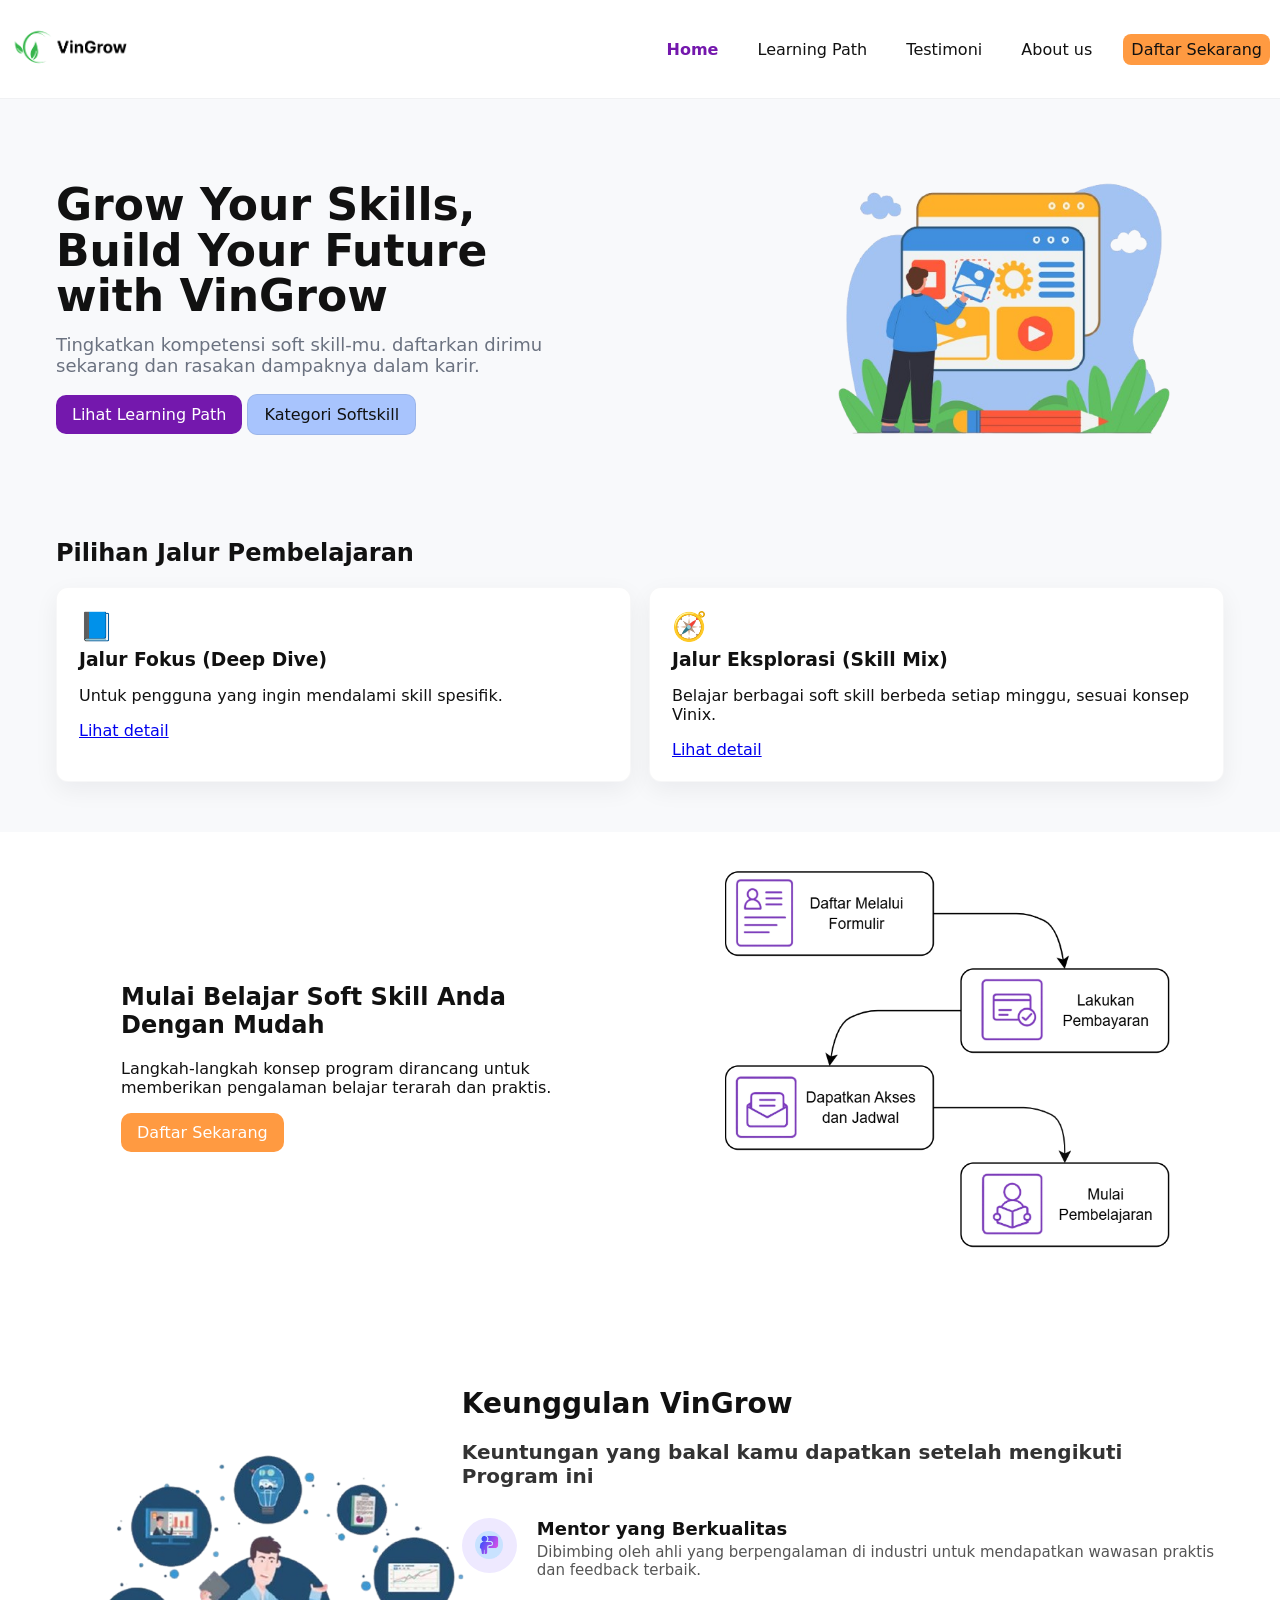
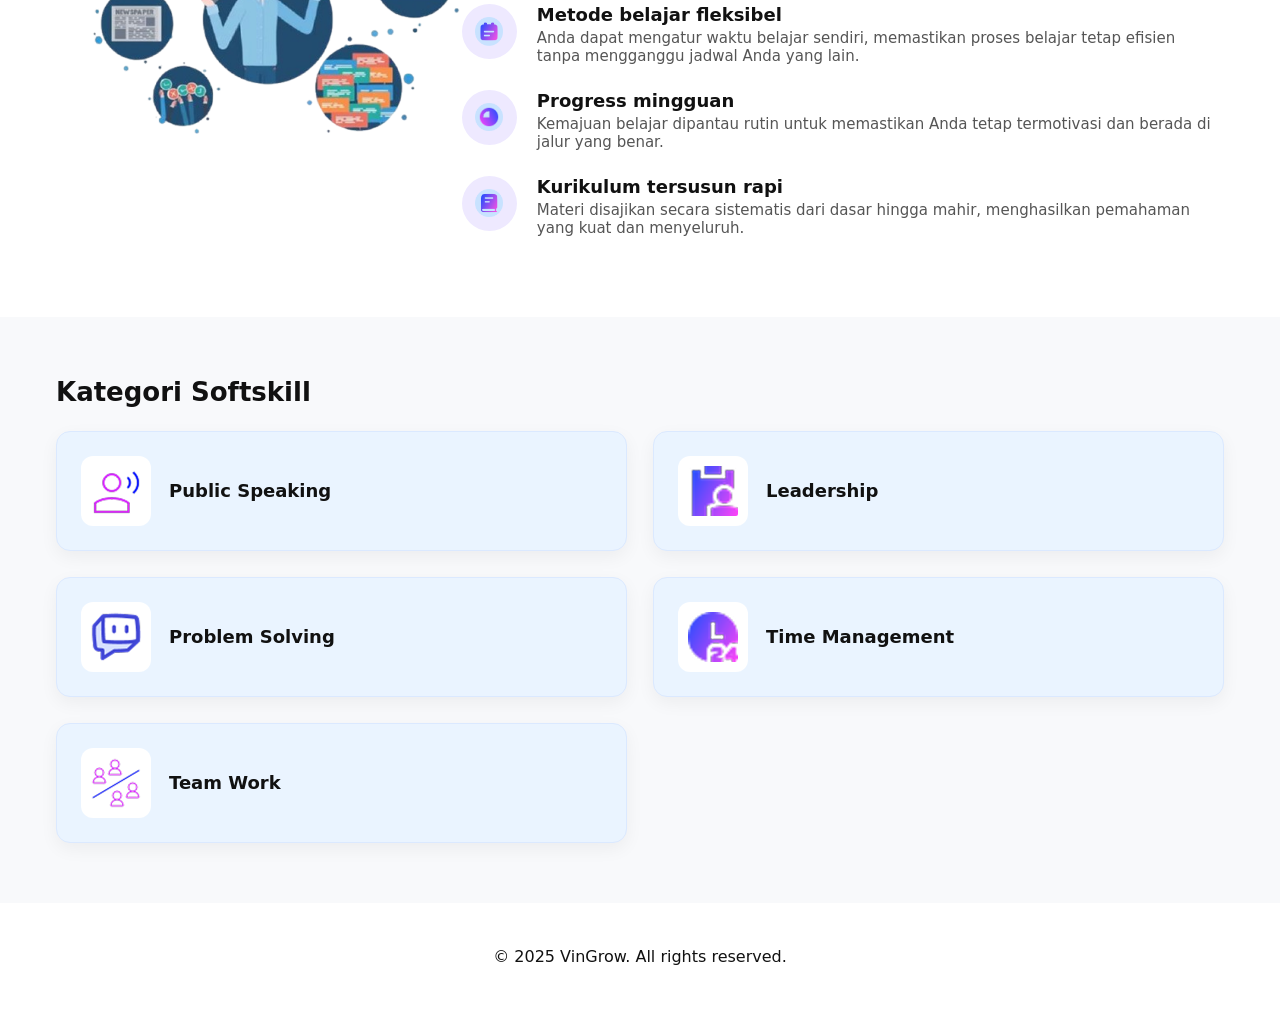
<file: index.html>
<!doctype html>
<html lang="id">
<head>
  <meta charset="utf-8">
  <meta name="viewport" content="width=device-width, initial-scale=1">
  <title>VinGrow — Home</title>
  <link rel="stylesheet" href="style.css">
</head>
<body>
  <header class="site-header">
    <div class="container header-inner">
      <a href="index.html" class="logo">
        <img src="logo.png" alt="VinGrow logo" height="46">
      </a>
     <div class="nav-wrapper">
       <nav class="nav">
         <a href="index.html">Home</a>
         <a href="learning-path.html">Learning Path</a>
         <a href="testimoni.html">Testimoni</a>
          <a href="about.html">About us</a>
         <a class="cta" style="background:#FF9A41;" href="https://docs.google.com/forms/d/e/1FAIpQLSclpFNgwnnJCj3dDWTixzDZH8haR_TP9K-ED1qh-ZhRj8-ojQ/viewform?usp=dialog">Daftar Sekarang</a>
       </nav>
     </div>

    </div>
    <button class="hamburger" onclick="toggleMenu()">☰</button>

  </header>

  <main>
    <section class="hero container">
      <div class="hero-left">
        <h1>Grow Your Skills,<br>Build Your Future<br>with VinGrow</h1>
        <p class="lead">Tingkatkan kompetensi soft skill-mu. daftarkan dirimu sekarang dan rasakan dampaknya dalam karir.</p>
        <div class="hero-ctas">
          <a href="learning-path.html" class="btn btn-primary">Lihat Learning Path</a>
          <a href="#Kategori" class="btn btn-outline">Kategori Softskill</a>
        </div>
      </div>
      <div class="hero-right">
        <img src="Hero.png" alt="Ilustrasi VinGrow" class="hero-image">
      </div>
    </section>

    <section class="container choices">
      <h2>Pilihan Jalur Pembelajaran</h2>
      <div class="cards">
        <article class="card">
          <div class="card-icon">📘</div>
          <h3>Jalur Fokus (Deep Dive)</h3>
          <p>Untuk pengguna yang ingin mendalami skill spesifik.</p>
          <a href="learning-path.html">Lihat detail</a>
        </article>

        <article class="card">
          <div class="card-icon">🧭</div>
          <h3>Jalur Eksplorasi (Skill Mix)</h3>
          <p>Belajar berbagai soft skill berbeda setiap minggu, sesuai konsep Vinix.</p>
          <a href="learning-path.html">Lihat detail</a>
        </article>
      </div>
    </section>

    <section id="daftar" class="signup" style="background:#ffffff;" >
      <div class="container signup-left">
        <h2>Mulai Belajar Soft Skill Anda Dengan Mudah</h2>
        <p>Langkah-langkah konsep program dirancang untuk memberikan pengalaman belajar terarah dan praktis.</p>
        <a class="btn btn-primary" style="background:#FF9A41;" href="https://docs.google.com/forms/d/e/1FAIpQLSclpFNgwnnJCj3dDWTixzDZH8haR_TP9K-ED1qh-ZhRj8-ojQ/viewform?usp=dialog">Daftar Sekarang </a>
      </div>
      <div class="signup-right flowchart">
        <img src="Flow.png" alt="Flowchart" />
      </div>
    </section>

<section class="keunggulan-section">
  <div class="keunggulan-container">

    <!-- ILUSTRASI (kiri) -->
    <div class="keunggulan-image">
      <img src="keunggulan.png" alt="Keunggulan VinGrow">
    </div>

    <!-- TEKS + LIST (kanan) -->
    <div class="keunggulan-content">
      <h2>Keunggulan VinGrow</h2>

      <h3 class="keunggulan-subtitle">
        Keuntungan yang bakal kamu dapatkan setelah mengikuti Program ini
      </h3>

      <div class="keunggulan-list">

        <!-- ITEM 1 -->
        <div class="keunggulan-item">
          <div class="icon-circle">
            <img src="icon-mentor.png" alt="Mentor">
          </div>
          <div>
            <h4>Mentor yang Berkualitas</h4>
            <p>Dibimbing oleh ahli yang berpengalaman di industri untuk mendapatkan wawasan praktis dan feedback terbaik.</p>
          </div>
        </div>

        <!-- ITEM 2 -->
        <div class="keunggulan-item">
          <div class="icon-circle">
            <img src="icon-fleksibel.png" alt="Fleksibel">
          </div>
          <div>
            <h4>Metode belajar fleksibel</h4>
            <p>Anda dapat mengatur waktu belajar sendiri, memastikan proses belajar tetap efisien tanpa mengganggu jadwal Anda yang lain.</p>
          </div>
        </div>

        <!-- ITEM 3 -->
        <div class="keunggulan-item">
          <div class="icon-circle">
            <img src="icon-progress.png" alt="Progress">
          </div>
          <div>
            <h4>Progress mingguan</h4>
            <p>Kemajuan belajar dipantau rutin untuk memastikan Anda tetap termotivasi dan berada di jalur yang benar.</p>
          </div>
        </div>

        <!-- ITEM 4 -->
        <div class="keunggulan-item">
          <div class="icon-circle">
            <img src="icon-kurikulum.png" alt="Kurikulum">
          </div>
          <div>
            <h4>Kurikulum tersusun rapi</h4>
            <p>Materi disajikan secara sistematis dari dasar hingga mahir, menghasilkan pemahaman yang kuat dan menyeluruh.</p>
          </div>
        </div>

      </div>
    </div>

  </div>
</section>


<section id= "Kategori" class="kategori-section container">
  <h2>Kategori Softskill</h2>

  <div class="kategori-grid">

    <a href="public_speaking.html" class="kategori-card">
      <img src="icon_public.png" alt="Public Speaking" class="kat-icon">
      <div class="kat-info">
        <h3>Public Speaking</h3>
      </div>
    </a>

    <a href="leadership.html" class="kategori-card">
      <img src="icon_leader.png" alt="Leadership" class="kat-icon">
      <div class="kat-info">
        <h3>Leadership</h3>
      </div>
    </a>

    <a href="problem_solving.html" class="kategori-card">
      <img src="icon_problem.png" alt="Problem Solving" class="kat-icon">
      <div class="kat-info">
        <h3>Problem Solving</h3>
      </div>
    </a>

    <a href="time_management.html" class="kategori-card">
      <img src="icon_time.png" alt="Time Management" class="kat-icon">
      <div class="kat-info">
        <h3>Time Management</h3>
      </div>
    </a>

    <a href="team_work.html" class="kategori-card">
      <img src="icon_team.png" alt="Team Work" class="kat-icon">
      <div class="kat-info">
        <h3>Team Work</h3>
      </div>
    </a>

  </div>
</section>


  </main>

  <footer class="site-footer">
    <div class="container footer-inner">
      <p>© 2025 VinGrow. All rights reserved.</p>
    </div>
  </footer>

  <script src="script.js"></script>
</body>
</html>
</file>
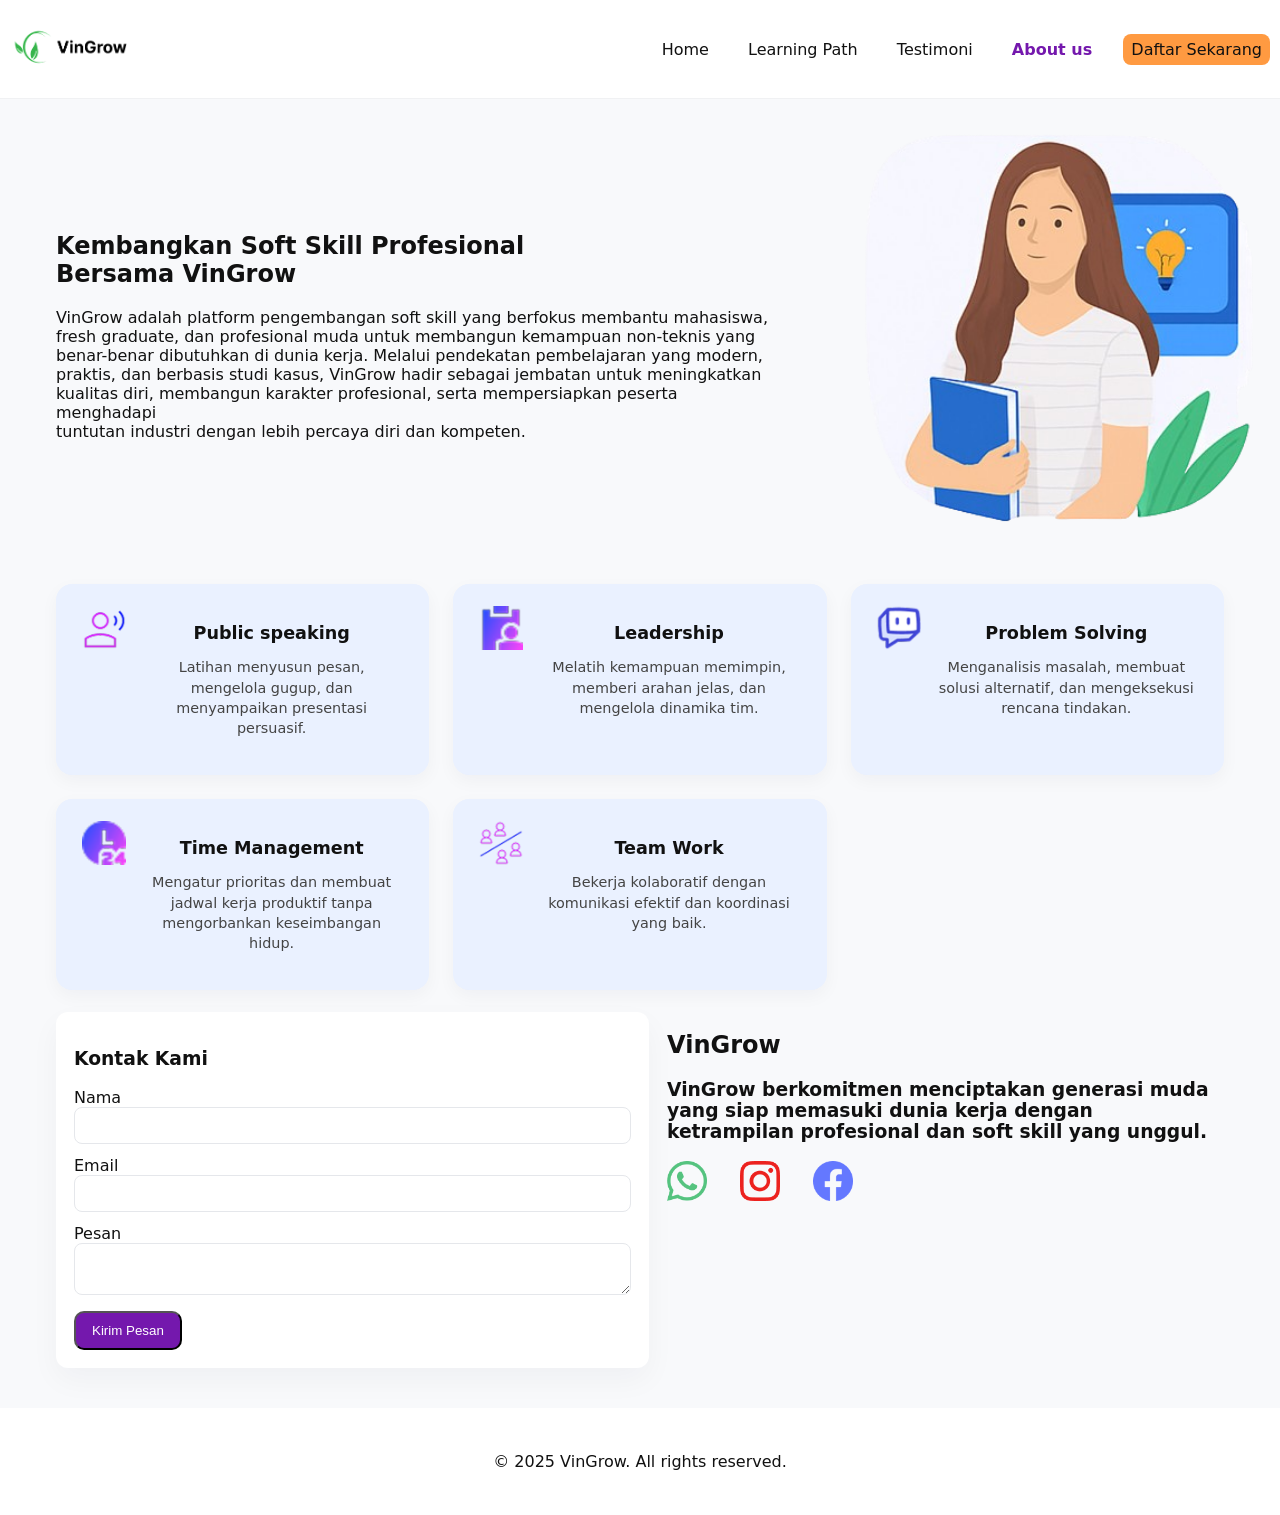
<file: about.html>
<!doctype html>
<html lang="id">
<head>
  <meta charset="utf-8">
  <meta name="viewport" content="width=device-width, initial-scale=1">
  <title>VinGrow — About</title>
  <link rel="stylesheet" href="style.css">
</head>
<body>
  <header class="site-header">
    <div class="container header-inner">
      <a href="index.html" class="logo">
        <img src="logo.png" alt="VinGrow logo" height="46">
      </a>
      <div class="nav-wrapper">
       <nav class="nav">
         <a href="index.html">Home</a>
         <a href="learning-path.html">Learning Path</a>
         <a href="testimoni.html">Testimoni</a>
          <a href="about.html">About us</a>
         <a class="cta" style="background:#FF9A41;" href="https://docs.google.com/forms/d/e/1FAIpQLSclpFNgwnnJCj3dDWTixzDZH8haR_TP9K-ED1qh-ZhRj8-ojQ/viewform?usp=dialog">Daftar Sekarang</a>
       </nav>
     </div>
    </div>
    <button class="hamburger" onclick="toggleMenu()">☰</button>
  </header>

  <main class="container page-about">
    <section class="about-hero">
      <div class="about-text">
        <h1>Kembangkan Soft Skill Profesional<br> Bersama VinGrow</h1>
        <p>VinGrow adalah platform pengembangan soft skill yang berfokus membantu mahasiswa,<br> fresh graduate, dan profesional muda untuk membangun kemampuan non-teknis yang<br> benar-benar dibutuhkan di dunia kerja. Melalui pendekatan pembelajaran yang modern,<br> praktis, dan berbasis studi kasus, VinGrow hadir sebagai jembatan untuk meningkatkan<br> kualitas diri, membangun karakter profesional, serta mempersiapkan peserta menghadapi<br> tuntutan industri dengan lebih percaya diri dan kompeten.</p>
      </div>
      <div class="about-illustration">
        <img src="about.png" alt="Ilustrasi About">
      </div>
    </section>

    <section class="skill-list">

  <div class="skill-card">
    <img src="icon_public.png" alt="Public Speaking" class="skill-icon">
    <div class="skill-info">
      <h3>Public speaking</h3>
      <p>Latihan menyusun pesan, mengelola gugup, dan menyampaikan presentasi persuasif.</p>
    </div>
  </div>

  <div class="skill-card">
    <img src="icon_leader.png" alt="Leadership" class="skill-icon">
    <div class="skill-info">
      <h3>Leadership</h3>
      <p>Melatih kemampuan memimpin, memberi arahan jelas, dan mengelola dinamika tim.</p>
    </div>
  </div>

  <div class="skill-card">
    <img src="icon_problem.png" alt="Problem Solving" class="skill-icon">
    <div class="skill-info">
      <h3>Problem Solving</h3>
      <p>Menganalisis masalah, membuat solusi alternatif, dan mengeksekusi rencana tindakan.</p>
    </div>
  </div>

  <div class="skill-card">
    <img src="icon_time.png" alt="Time Management" class="skill-icon">
    <div class="skill-info">
      <h3>Time Management</h3>
      <p>Mengatur prioritas dan membuat jadwal kerja produktif tanpa mengorbankan keseimbangan hidup.</p>
    </div>
  </div>

  <div class="skill-card">
    <img src="icon_team.png" alt="Team Work" class="skill-icon">
    <div class="skill-info">
      <h3>Team Work</h3>
      <p>Bekerja kolaboratif dengan komunikasi efektif dan koordinasi yang baik.</p>
    </div>
  </div>

</section>


    <section class="contact">
      <div class="contact-form">
        <h3>Kontak Kami</h3>
        <form>
          <label>Nama<input type="text" name="nama"></label>
          <label>Email<input type="email" name="email"></label>
          <label>Pesan<textarea name="pesan"></textarea></label>
          <button type="submit" class="btn btn-primary">Kirim Pesan</button>
        </form>
      </div>
      <div class="contact-info">
        <h2>VinGrow</h2>
        <h3>VinGrow berkomitmen menciptakan generasi muda yang siap memasuki dunia kerja dengan ketrampilan profesional dan soft skill yang unggul.</h3>
         <a href="https://wa.me/6281234567890" target="_blank">
          <img src="wa.png" alt="WhatsApp">
           </a>

            <a  href="https://instagram.com" target="_blank">
             <img src="ig.png" alt="Instagram" >
            </a>

           <a href="https://facebook.com" target="_blank">
           <img src="fb.png" alt="Facebook">
           </a>
        </div>

      </div>
    </section>

  </main>

  <footer class="site-footer">
    <div class="container footer-inner">
      <p>© 2025 VinGrow. All rights reserved.</p>
    </div>
  </footer>

  <script src="script.js"></script>
</body>
</html>
</file>
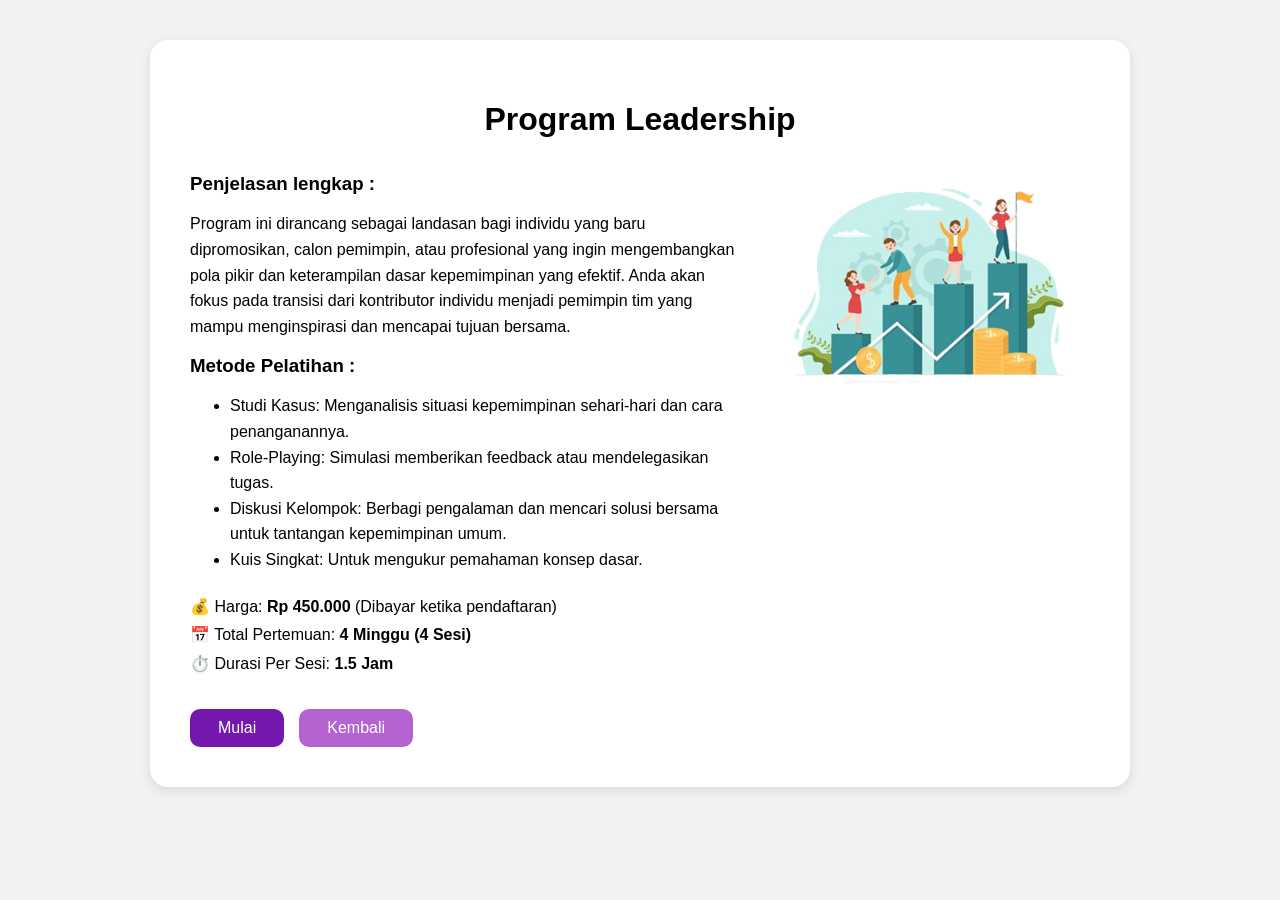
<file: leadership.html>
<!DOCTYPE html>
<html lang="id">
<head>
  <meta charset="UTF-8">
  <meta name="viewport" content="width=device-width, initial-scale=1.0">
  <title>Detail Program Leadership</title>
  <style>
    body {
      font-family: Arial, sans-serif;
      background: #f2f2f2;
      margin: 0;
      padding: 0;
    }

    .container {
      max-width: 900px;
      background: #fff;
      margin: 40px auto;
      padding: 40px;
      border-radius: 18px;
      box-shadow: 0 4px 12px rgba(0,0,0,0.1);
    }

    h1 {
      text-align: center;
      margin-bottom: 35px;
    }

    .content {
      display: flex;
      gap: 30px;
      align-items: flex-start;
    }

    .text-section {
      flex: 1;
    }

    .text-section h3 {
      margin: 0 0 8px;
    }

    .text-section p, .text-section li {
      line-height: 1.6;
    }

    .image-section img {
      width: 320px;
      border-radius: 10px;
    }

    .info {
      margin-top: 20px;
      line-height: 1.8;
    }

    .info span {
      display: block;
    }

    .buttons {
      margin-top: 30px;
      display: flex;
      gap: 15px;
    }

    .btn {
      padding: 10px 28px;
      background: #7418AD;
      color: white;
      border: none;
      border-radius: 10px;
      font-size: 16px;
      cursor: pointer;
    }

    .btn.secondary {
      background: #b463d1;
    }

    .btn:hover {
      opacity: 0.85;
    }

    @media (max-width: 768px) {
      .content {
        flex-direction: column;
        text-align: center;
      }

      .image-section img {
        width: 80%;
      }

      .buttons {
        justify-content: center;
      }
    }
  </style>
</head>
<body>

  <div class="container">
    <h1>Program Leadership</h1>

    <div class="content">

      <div class="text-section">
        <h3>Penjelasan lengkap :</h3>
        <p>Program ini dirancang sebagai landasan bagi individu yang baru dipromosikan, calon pemimpin, atau profesional yang ingin mengembangkan pola pikir dan keterampilan dasar kepemimpinan yang efektif. Anda akan fokus pada transisi dari kontributor individu menjadi pemimpin tim yang mampu menginspirasi dan mencapai tujuan bersama.</p>

        <h3>Metode Pelatihan :</h3>
        <ul>
          <li>Studi Kasus: Menganalisis situasi kepemimpinan sehari-hari dan cara penanganannya.</li>
          <li>Role-Playing: Simulasi memberikan feedback atau mendelegasikan tugas.</li>
          <li>Diskusi Kelompok: Berbagi pengalaman dan mencari solusi bersama untuk tantangan kepemimpinan umum.</li>
          <li>Kuis Singkat: Untuk mengukur pemahaman konsep dasar.</li>
        </ul>

        <div class="info">
          <span>💰 Harga: <strong>Rp 450.000</strong> (Dibayar ketika pendaftaran)</span>
          <span>📅 Total Pertemuan: <strong>4 Minggu (4 Sesi)</strong></span>
          <span>⏱️ Durasi Per Sesi: <strong>1.5 Jam</strong></span>
        </div>

        <div class="buttons">
          <button class="btn" onclick="window.location.href='https://docs.google.com/forms/d/e/1FAIpQLSclpFNgwnnJCj3dDWTixzDZH8haR_TP9K-ED1qh-ZhRj8-ojQ/viewform?usp=dialog'">Mulai</button>
          <button class="btn secondary" onclick="window.location.href='index.html'">Kembali</button>
        </div>
      </div>

      <div class="image-section">
        <img src="leadership.png" alt="Ilustrasi Leadership">
      </div>

    </div>
  
  <script src="script.js"></script>
</body>
</html>
</file>
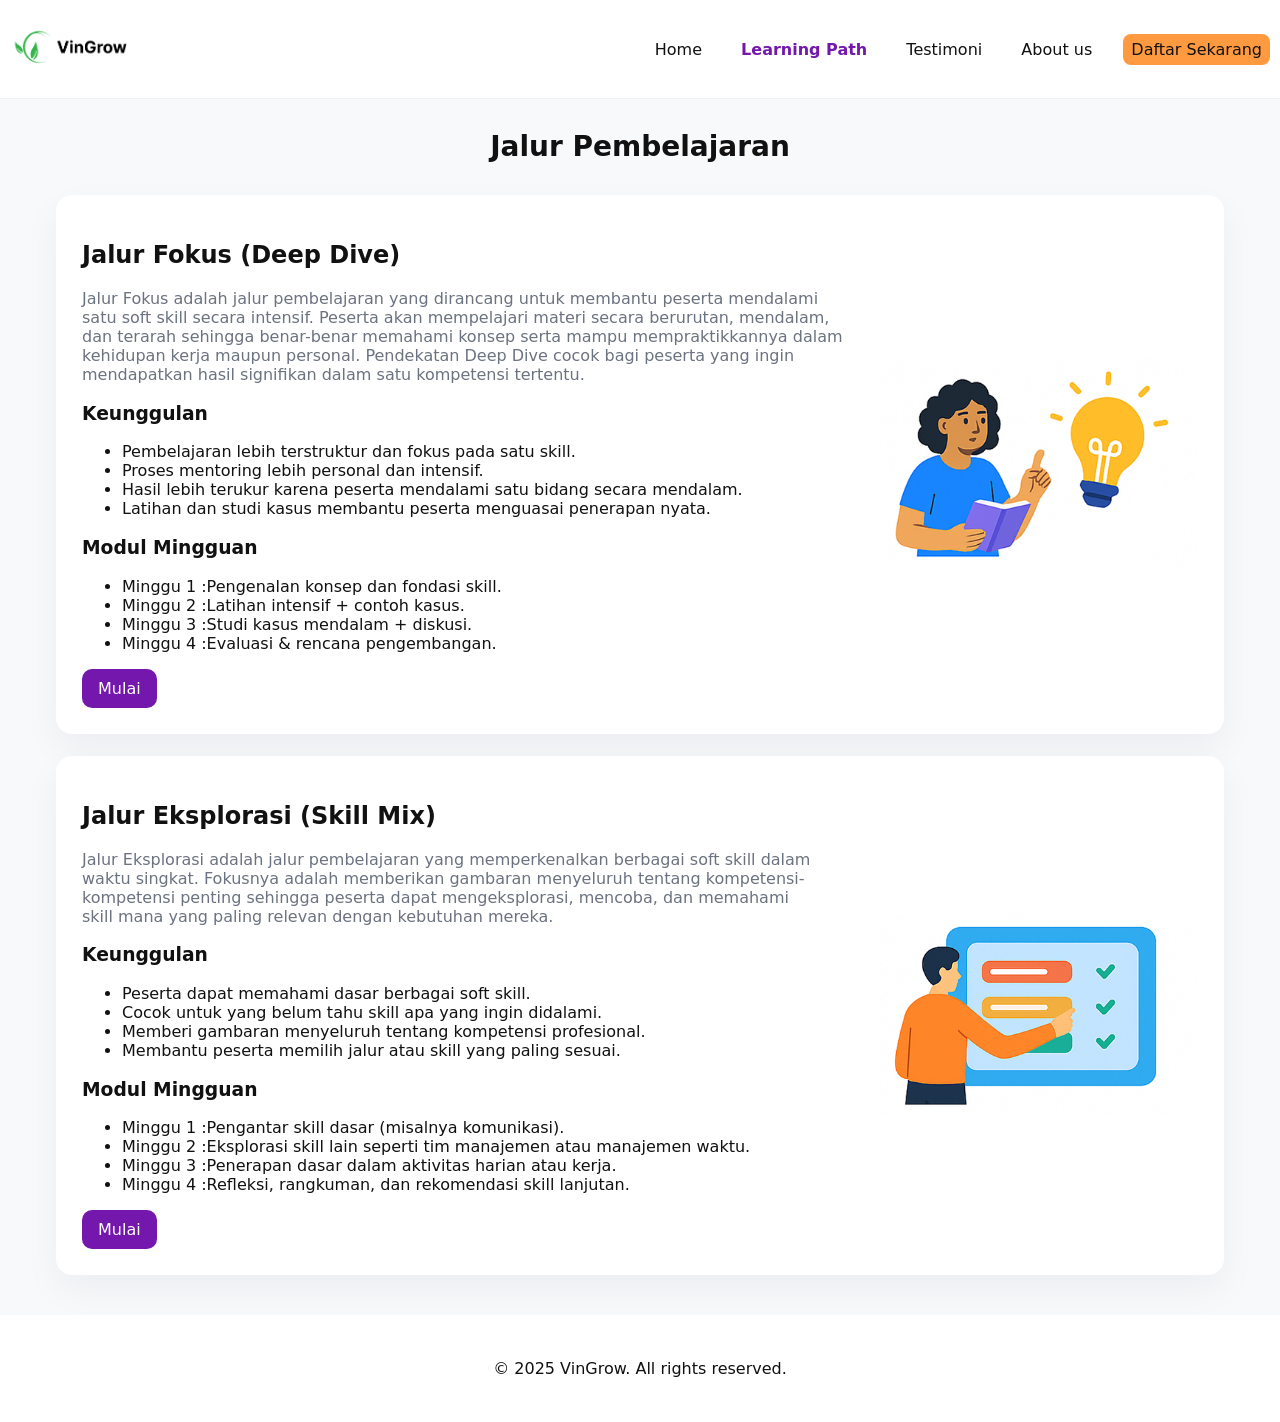
<file: learning-path.html>
<!doctype html>
<html lang="id">
<head>
  <meta charset="utf-8">
  <meta name="viewport" content="width=device-width, initial-scale=1">
  <title>VinGrow — Learning Path</title>
  <link rel="stylesheet" href="style.css">
</head>
<body>
  <header class="site-header">
    <div class="container header-inner">
      <a href="index.html" class="logo">
        <img src="logo.png" alt="VinGrow logo" height="46">
      </a>
      <div class="nav-wrapper">
       <nav class="nav">
         <a href="index.html">Home</a>
         <a href="learning-path.html">Learning Path</a>
         <a href="testimoni.html">Testimoni</a>
          <a href="about.html">About us</a>
         <a class="cta" style="background:#FF9A41;" href="https://docs.google.com/forms/d/e/1FAIpQLSclpFNgwnnJCj3dDWTixzDZH8haR_TP9K-ED1qh-ZhRj8-ojQ/viewform?usp=dialog">Daftar Sekarang</a>
       </nav>
     </div>
    </div>
    <button class="hamburger" onclick="toggleMenu()">☰</button>
  </header>


  <main class="container page-learning">
    <h1 class="page-title">Jalur Pembelajaran</h1>

    <section class="lp-card">
      <div class="lp-card-body">
        <h2>Jalur Fokus (Deep Dive)</h2>
         
        <p class="muted">Jalur Fokus adalah jalur pembelajaran yang dirancang untuk membantu peserta mendalami<br> satu soft skill secara intensif. Peserta akan mempelajari materi secara berurutan, mendalam,<br> dan terarah sehingga benar-benar memahami konsep serta mampu mempraktikkannya dalam<br> kehidupan kerja maupun personal. Pendekatan Deep Dive cocok bagi peserta yang ingin<br> mendapatkan hasil signifikan dalam satu kompetensi tertentu.</p>
        <h3>Keunggulan</h3>
        <ul>
          <li>Pembelajaran lebih terstruktur dan fokus pada satu skill.</li>
          <li>Proses mentoring lebih personal dan intensif.</li>
          <li>Hasil lebih terukur karena peserta mendalami satu bidang secara mendalam.</li>
          <li>Latihan dan studi kasus membantu peserta menguasai penerapan nyata.</li>
        </ul>
        <h3>Modul Mingguan</h3>
        <ul>
          <li>Minggu 1 :Pengenalan konsep dan fondasi skill.</li>
          <li>Minggu 2 :Latihan intensif + contoh kasus.</li>
          <li>Minggu 3 :Studi kasus mendalam + diskusi.</li>
          <li>Minggu 4 :Evaluasi & rencana pengembangan.</li>
        </ul>
        <a class="btn btn-primary" href="https://docs.google.com/forms/d/e/1FAIpQLSclpFNgwnnJCj3dDWTixzDZH8haR_TP9K-ED1qh-ZhRj8-ojQ/viewform?usp=dialog">Mulai</a>
      </div>
      <div class="lp-card-illustration">
        <img src="Jalur_fokus.png" alt="Ilustrasi Jalur Fokus">
      </div>
    </section>

    <section class="lp-card">
      <div class="lp-card-body">
        <h2>Jalur Eksplorasi (Skill Mix)</h2>
      <p class="muted">Jalur Eksplorasi adalah jalur pembelajaran yang memperkenalkan berbagai soft skill dalam<br> waktu singkat. Fokusnya adalah memberikan gambaran menyeluruh tentang kompetensi-<br>kompetensi penting sehingga peserta dapat mengeksplorasi, mencoba, dan memahami<br> skill mana yang paling relevan dengan kebutuhan mereka.</p>
        <h3>Keunggulan</h3>
        <ul>
          <li>Peserta dapat memahami dasar berbagai soft skill.</li>
          <li>Cocok untuk yang belum tahu skill apa yang ingin didalami.</li>
          <li>Memberi gambaran menyeluruh tentang kompetensi profesional.</li>
          <li>Membantu peserta memilih jalur atau skill yang paling sesuai.</li>
        </ul>
        <h3>Modul Mingguan</h3>
        <ul>
          <li>Minggu 1 :Pengantar skill dasar (misalnya komunikasi).</li>
          <li>Minggu 2 :Eksplorasi skill lain seperti tim manajemen atau manajemen waktu.</li>
          <li>Minggu 3 :Penerapan dasar dalam aktivitas harian atau kerja.</li>
          <li>Minggu 4 :Refleksi, rangkuman, dan rekomendasi skill lanjutan.</li>
        </ul>
        <a class="btn btn-primary" href="https://docs.google.com/forms/d/e/1FAIpQLSclpFNgwnnJCj3dDWTixzDZH8haR_TP9K-ED1qh-ZhRj8-ojQ/viewform?usp=dialog">Mulai</a>
      </div>
      <div class="lp-card-illustration">
        <img src="jalur_mix.png" alt="Ilustrasi Jalur Eksplorasi">
      </div>
    </section>

  </main>

  <footer class="site-footer">
    <div class="container footer-inner">
      <p>© 2025 VinGrow. All rights reserved.</p>
    </div>
  </footer>

  <script src="script.js"></script>
</body>
</html>
</file>
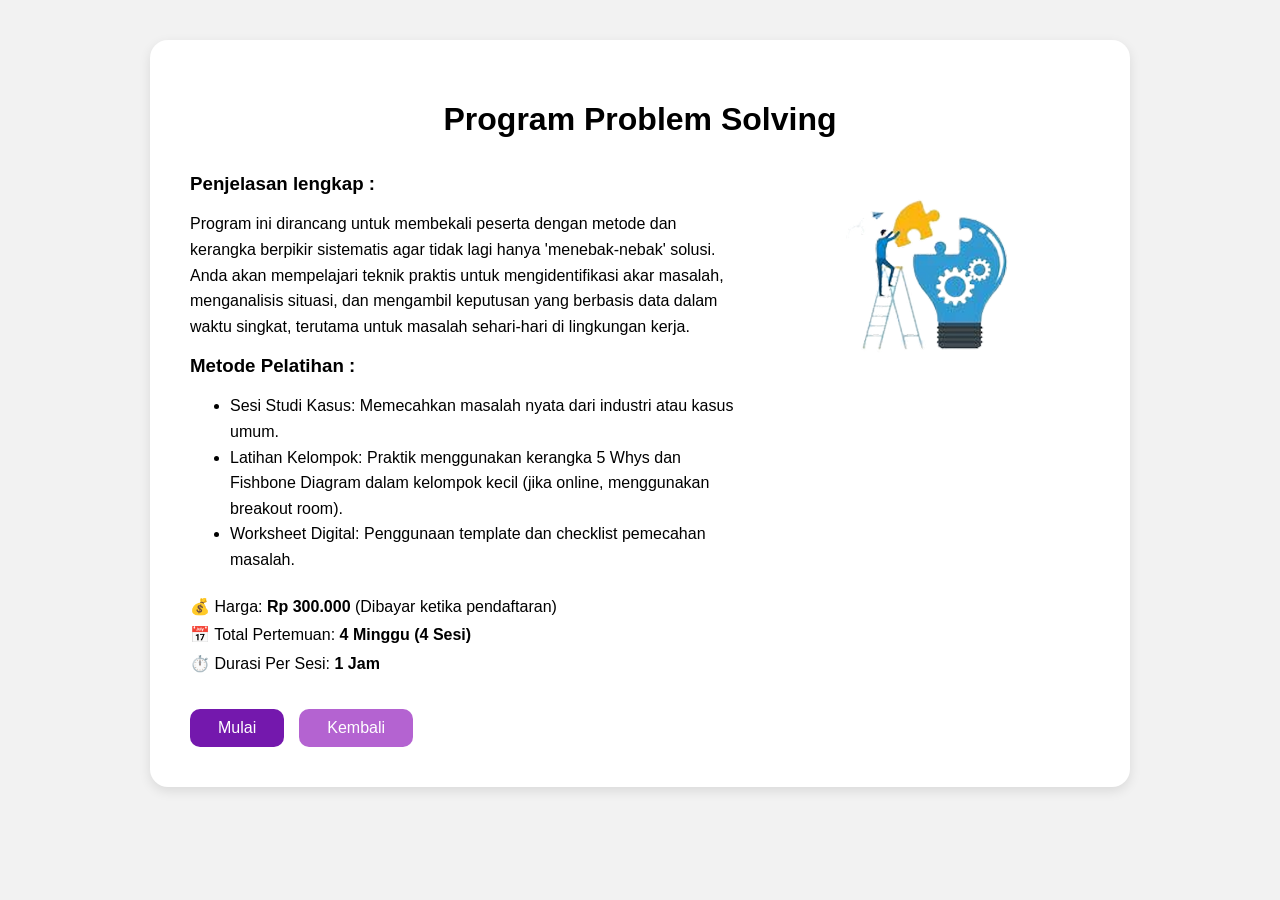
<file: problem_solving.html>
<!DOCTYPE html>
<html lang="id">
<head>
  <meta charset="UTF-8">
  <meta name="viewport" content="width=device-width, initial-scale=1.0">
  <title>Detail Program Problem Solving</title>
  <style>
    body {
      font-family: Arial, sans-serif;
      background: #f2f2f2;
      margin: 0;
      padding: 0;
    }

    .container {
      max-width: 900px;
      background: #fff;
      margin: 40px auto;
      padding: 40px;
      border-radius: 18px;
      box-shadow: 0 4px 12px rgba(0,0,0,0.1);
    }

    h1 {
      text-align: center;
      margin-bottom: 35px;
    }

    .content {
      display: flex;
      gap: 30px;
      align-items: flex-start;
    }

    .text-section {
      flex: 1;
    }

    .text-section h3 {
      margin: 0 0 8px;
    }

    .text-section p, .text-section li {
      line-height: 1.6;
    }

    .image-section img {
      width: 320px;
      border-radius: 10px;
    }

    .info {
      margin-top: 20px;
      line-height: 1.8;
    }

    .info span {
      display: block;
    }

    .buttons {
      margin-top: 30px;
      display: flex;
      gap: 15px;
    }

    .btn {
      padding: 10px 28px;
      background: #7418AD;
      color: white;
      border: none;
      border-radius: 10px;
      font-size: 16px;
      cursor: pointer;
    }

    .btn.secondary {
      background: #b463d1;
    }

    .btn:hover {
      opacity: 0.85;
    }

    @media (max-width: 768px) {
      .content {
        flex-direction: column;
        text-align: center;
      }

      .image-section img {
        width: 80%;
      }

      .buttons {
        justify-content: center;
      }
    }
  </style>
</head>
<body>

  <div class="container">
    <h1>Program Problem Solving</h1>

    <div class="content">

      <div class="text-section">
        <h3>Penjelasan lengkap :</h3>
        <p>Program ini dirancang untuk membekali peserta dengan metode dan kerangka berpikir sistematis agar tidak lagi hanya 'menebak-nebak' solusi. Anda akan mempelajari teknik praktis untuk mengidentifikasi akar masalah, menganalisis situasi, dan mengambil keputusan yang berbasis data dalam waktu singkat, terutama untuk masalah sehari-hari di lingkungan kerja.</p>

        <h3>Metode Pelatihan :</h3>
        <ul>
          <li>Sesi Studi Kasus: Memecahkan masalah nyata dari industri atau kasus umum.</li>
          <li>Latihan Kelompok: Praktik menggunakan kerangka 5 Whys dan Fishbone Diagram dalam kelompok kecil (jika online, menggunakan breakout room).</li>
          <li>Worksheet Digital: Penggunaan template dan checklist pemecahan masalah.</li>
        </ul>

        <div class="info">
          <span>💰 Harga: <strong>Rp 300.000</strong> (Dibayar ketika pendaftaran)</span>
          <span>📅 Total Pertemuan: <strong>4 Minggu (4 Sesi)</strong></span>
          <span>⏱️ Durasi Per Sesi: <strong>1 Jam</strong></span>
        </div>

        <div class="buttons">
          <button class="btn" onclick="window.location.href='https://docs.google.com/forms/d/e/1FAIpQLSclpFNgwnnJCj3dDWTixzDZH8haR_TP9K-ED1qh-ZhRj8-ojQ/viewform?usp=dialog'">Mulai</button>
          <button class="btn secondary" onclick="window.location.href='index.html'">Kembali</button>
        </div>
      </div>

      <div class="image-section">
        <img src="problem_solving.png" alt="Ilustrasi Problem Solving">
      </div>

    </div>
  
  <script src="script.js"></script>
</body>
</html>
</file>
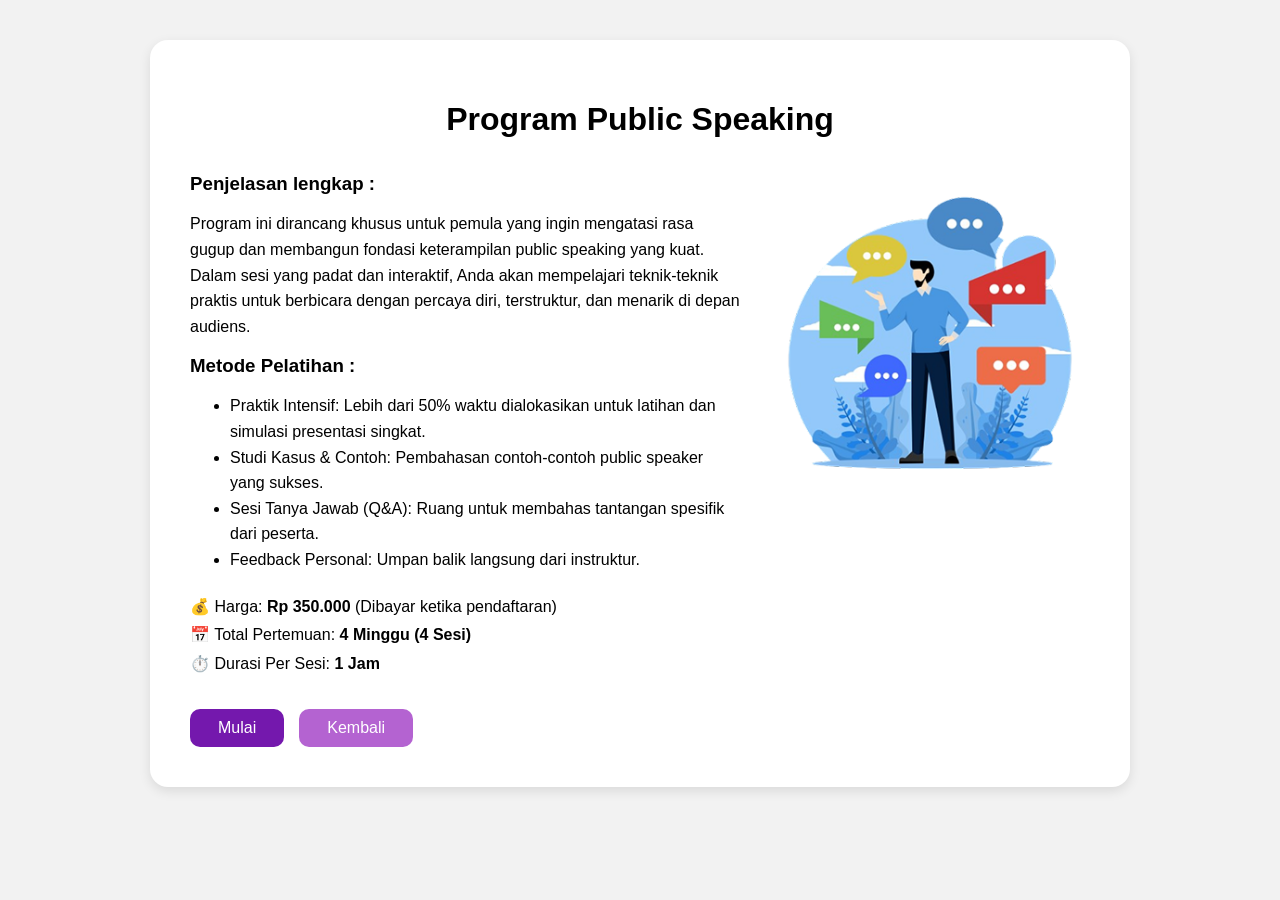
<file: public_speaking.html>
<!DOCTYPE html>
<html lang="id">
<head>
  <meta charset="UTF-8">
  <meta name="viewport" content="width=device-width, initial-scale=1.0">
  <title>Detail Program Public Speaking</title>
  <style>
    body {
      font-family: Arial, sans-serif;
      background: #f2f2f2;
      margin: 0;
      padding: 0;
    }

    .container {
      max-width: 900px;
      background: #fff;
      margin: 40px auto;
      padding: 40px;
      border-radius: 18px;
      box-shadow: 0 4px 12px rgba(0,0,0,0.1);
    }

    h1 {
      text-align: center;
      margin-bottom: 35px;
    }

    .content {
      display: flex;
      gap: 30px;
      align-items: flex-start;
    }

    .text-section {
      flex: 1;
    }

    .text-section h3 {
      margin: 0 0 8px;
    }

    .text-section p, .text-section li {
      line-height: 1.6;
    }

    .image-section img {
      width: 320px;
      border-radius: 10px;
    }

    .info {
      margin-top: 20px;
      line-height: 1.8;
    }

    .info span {
      display: block;
    }

    .buttons {
      margin-top: 30px;
      display: flex;
      gap: 15px;
    }

    .btn {
      padding: 10px 28px;
      background: #7418AD;
      color: white;
      border: none;
      border-radius: 10px;
      font-size: 16px;
      cursor: pointer;
    }

    .btn.secondary {
      background: #b463d1;
    }

    .btn:hover {
      opacity: 0.85;
    }

    @media (max-width: 768px) {
      .content {
        flex-direction: column;
        text-align: center;
      }

      .image-section img {
        width: 80%;
      }

      .buttons {
        justify-content: center;
      }
    }
  </style>
</head>
<body>

  <div class="container">
    <h1>Program Public Speaking</h1>

    <div class="content">

      <div class="text-section">
        <h3>Penjelasan lengkap :</h3>
        <p>Program ini dirancang khusus untuk pemula yang ingin mengatasi rasa gugup dan membangun fondasi keterampilan public speaking yang kuat. Dalam sesi yang padat dan interaktif, Anda akan mempelajari teknik-teknik praktis untuk berbicara dengan percaya diri, terstruktur, dan menarik di depan audiens.</p>

        <h3>Metode Pelatihan :</h3>
        <ul>
          <li>Praktik Intensif: Lebih dari 50% waktu dialokasikan untuk latihan dan simulasi presentasi singkat.</li>
          <li>Studi Kasus & Contoh: Pembahasan contoh-contoh public speaker yang sukses.</li>
          <li>Sesi Tanya Jawab (Q&A): Ruang untuk membahas tantangan spesifik dari peserta.</li>
          <li>Feedback Personal: Umpan balik langsung dari instruktur.</li>
        </ul>

        <div class="info">
          <span>💰 Harga: <strong>Rp 350.000</strong> (Dibayar ketika pendaftaran)</span>
          <span>📅 Total Pertemuan: <strong>4 Minggu (4 Sesi)</strong></span>
          <span>⏱️ Durasi Per Sesi: <strong>1 Jam</strong></span>
        </div>

        <div class="buttons">
          <button class="btn" onclick="window.location.href='https://docs.google.com/forms/d/e/1FAIpQLSclpFNgwnnJCj3dDWTixzDZH8haR_TP9K-ED1qh-ZhRj8-ojQ/viewform?usp=dialog'">Mulai</button>
          <button class="btn secondary" onclick="window.location.href='index.html'">Kembali</button>
        </div>
      </div>

      <div class="image-section">
        <img src="public_speaking.png" alt="Ilustrasi Public Speaking">
      </div>

    </div>
  
  <script src="script.js"></script>
</body>
</html>
</file>
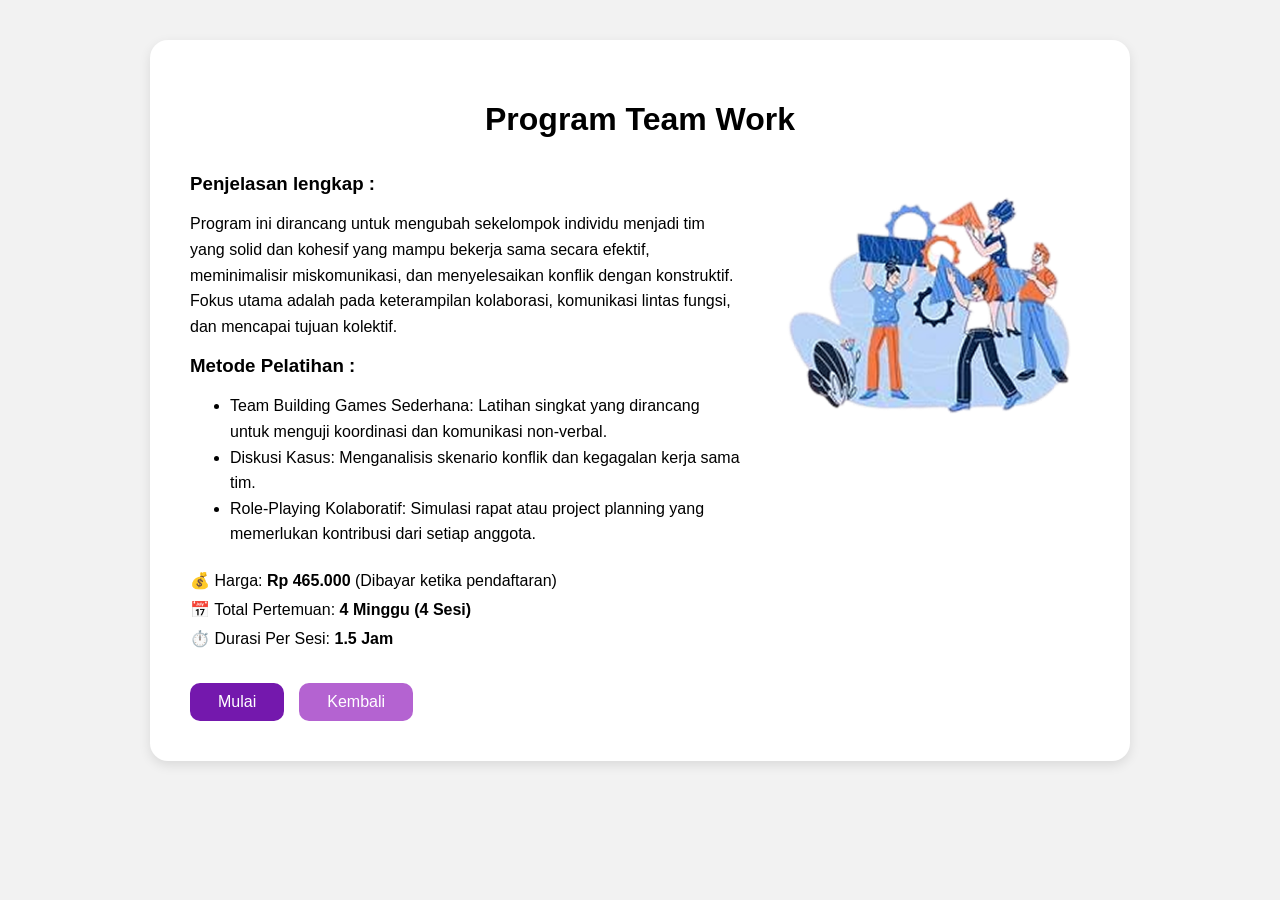
<file: team_work.html>
<!DOCTYPE html>
<html lang="id">
<head>
  <meta charset="UTF-8">
  <meta name="viewport" content="width=device-width, initial-scale=1.0">
  <title>Detail Program Team Work</title>
  <style>
    body {
      font-family: Arial, sans-serif;
      background: #f2f2f2;
      margin: 0;
      padding: 0;
    }

    .container {
      max-width: 900px;
      background: #fff;
      margin: 40px auto;
      padding: 40px;
      border-radius: 18px;
      box-shadow: 0 4px 12px rgba(0,0,0,0.1);
    }

    h1 {
      text-align: center;
      margin-bottom: 35px;
    }

    .content {
      display: flex;
      gap: 30px;
      align-items: flex-start;
    }

    .text-section {
      flex: 1;
    }

    .text-section h3 {
      margin: 0 0 8px;
    }

    .text-section p, .text-section li {
      line-height: 1.6;
    }

    .image-section img {
      width: 320px;
      border-radius: 10px;
    }

    .info {
      margin-top: 20px;
      line-height: 1.8;
    }

    .info span {
      display: block;
    }

    .buttons {
      margin-top: 30px;
      display: flex;
      gap: 15px;
    }

    .btn {
      padding: 10px 28px;
      background: #7418AD;
      color: white;
      border: none;
      border-radius: 10px;
      font-size: 16px;
      cursor: pointer;
    }

    .btn.secondary {
      background: #b463d1;
    }

    .btn:hover {
      opacity: 0.85;
    }

    @media (max-width: 768px) {
      .content {
        flex-direction: column;
        text-align: center;
      }

      .image-section img {
        width: 80%;
      }

      .buttons {
        justify-content: center;
      }
    }
  </style>
</head>
<body>

  <div class="container">
    <h1>Program Team Work</h1>

    <div class="content">

      <div class="text-section">
        <h3>Penjelasan lengkap :</h3>
        <p>Program ini dirancang untuk mengubah sekelompok individu menjadi tim yang solid dan kohesif yang mampu bekerja sama secara efektif, meminimalisir miskomunikasi, dan menyelesaikan konflik dengan konstruktif. Fokus utama adalah pada keterampilan kolaborasi, komunikasi lintas fungsi, dan mencapai tujuan kolektif.</p>

        <h3>Metode Pelatihan :</h3>
        <ul>
          <li>Team Building Games Sederhana: Latihan singkat yang dirancang untuk menguji koordinasi dan komunikasi non-verbal.</li>
          <li>Diskusi Kasus: Menganalisis skenario konflik dan kegagalan kerja sama tim.</li>
          <li>Role-Playing Kolaboratif: Simulasi rapat atau project planning yang memerlukan kontribusi dari setiap anggota.</li>
        </ul>

        <div class="info">
          <span>💰 Harga: <strong>Rp 465.000</strong> (Dibayar ketika pendaftaran)</span>
          <span>📅 Total Pertemuan: <strong>4 Minggu (4 Sesi)</strong></span>
          <span>⏱️ Durasi Per Sesi: <strong>1.5 Jam</strong></span>
        </div>

        <div class="buttons">
          <button class="btn" onclick="window.location.href='https://docs.google.com/forms/d/e/1FAIpQLSclpFNgwnnJCj3dDWTixzDZH8haR_TP9K-ED1qh-ZhRj8-ojQ/viewform?usp=dialog'">Mulai</button>
          <button class="btn secondary" onclick="window.location.href='index.html'">Kembali</button>
        </div>
      </div>

      <div class="image-section">
        <img src="team_work.png" alt="Ilustrasi Team Work">
      </div>

    </div>
  
  <script src="script.js"></script>
</body>
</html>
</file>
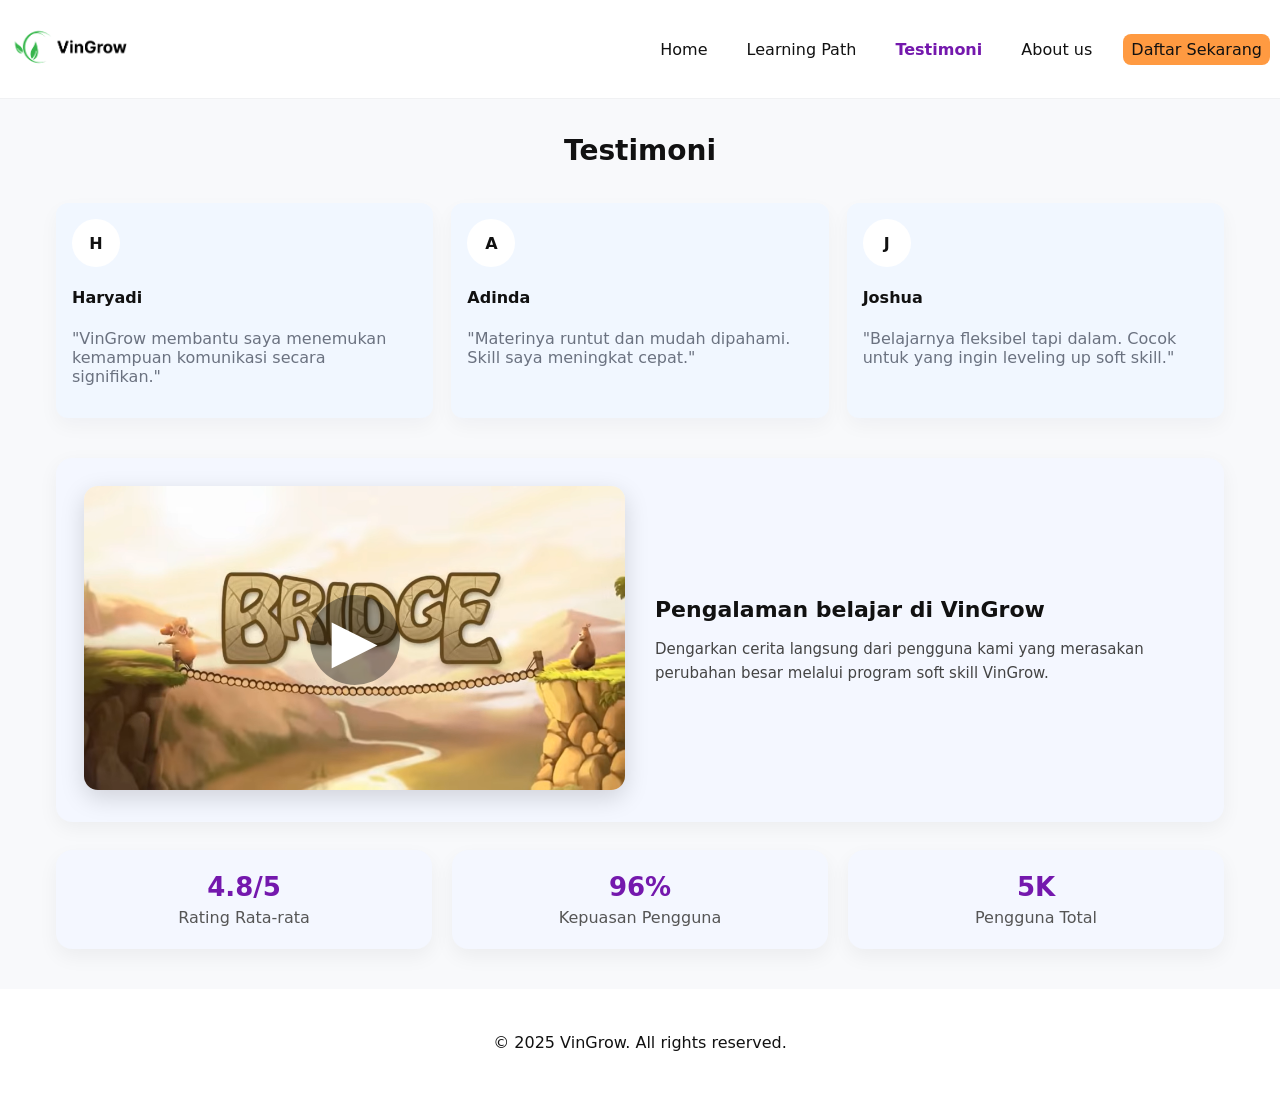
<file: testimoni.html>
<!doctype html>
<html lang="id">
<head>
  <meta charset="utf-8">
  <meta name="viewport" content="width=device-width, initial-scale=1">
  <title>VinGrow — Testimoni</title>
  <link rel="stylesheet" href="style.css">
</head>
<body>
 <header class="site-header">
    <div class="container header-inner">
      <a href="index.html" class="logo">
        <img src="logo.png" alt="VinGrow logo" height="46">
      </a>
     <div class="nav-wrapper">
       <nav class="nav">
         <a href="index.html">Home</a>
         <a href="learning-path.html">Learning Path</a>
         <a href="testimoni.html">Testimoni</a>
          <a href="about.html">About us</a>
         <a class="cta" style="background:#FF9A41;" href="https://docs.google.com/forms/d/e/1FAIpQLSclpFNgwnnJCj3dDWTixzDZH8haR_TP9K-ED1qh-ZhRj8-ojQ/viewform?usp=dialog">Daftar Sekarang</a>
       </nav>
     </div>
    </div>
    <button class="hamburger" onclick="toggleMenu()">☰</button>
  </header>

  <main class="container page-testimoni">
    <h1 class="page-title">Testimoni</h1>

    <div class="testi-grid">
      <div class="testi-card">
        <div class="avatar">H</div>
        <h4>Haryadi</h4>
        <p class="muted">"VinGrow membantu saya menemukan kemampuan komunikasi secara signifikan."</p>
      </div>
      <div class="testi-card">
        <div class="avatar">A</div>
        <h4>Adinda</h4>
        <p class="muted">"Materinya runtut dan mudah dipahami. Skill saya meningkat cepat."</p>
      </div>
      <div class="testi-card">
        <div class="avatar">J</div>
        <h4>Joshua</h4>
        <p class="muted">"Belajarnya fleksibel tapi dalam. Cocok untuk yang ingin leveling up soft skill."</p>
      </div>
    </div>

<section class="testimoni-video-wrapper">

  <div class="video-content">
      
      <!-- VIDEO -->
      <div class="video-box">
        <div class="video-thumb" id="videoThumb">
          <img src="thumbnail.png" alt="Video Testimoni">
          <div class="play">▶</div>
        </div>

        <div class="video-container hidden" id="videoFrame">
          <iframe 
            src=""
            id="youtubePlayer"
            allow="accelerometer; autoplay; clipboard-write; encrypted-media; gyroscope; picture-in-picture"
            allowfullscreen></iframe>
        </div>
      </div>

      <!-- TEXT DESCRIPTION -->
      <div class="video-text">
        <h2>Pengalaman belajar di VinGrow</h2>
        <p>Dengarkan cerita langsung dari pengguna kami yang merasakan perubahan besar 
        melalui program soft skill VinGrow.</p>
      </div>

  </div>

  <!-- STATISTICS -->
  <div class="testi-stats">
    <div class="stat-box">
      <h3>4.8/5</h3>
      <p>Rating Rata-rata</p>
    </div>

    <div class="stat-box">
      <h3>96%</h3>
      <p>Kepuasan Pengguna</p>
    </div>

    <div class="stat-box">
      <h3>5K</h3>
      <p>Pengguna Total</p>
    </div>
  </div>

</section>


  </main>

  <footer class="site-footer">
    <div class="container footer-inner">
      <p>© 2025 VinGrow. All rights reserved.</p>
    </div>
  </footer>

  <script src="script.js"></script>
</body>
</html>
</file>
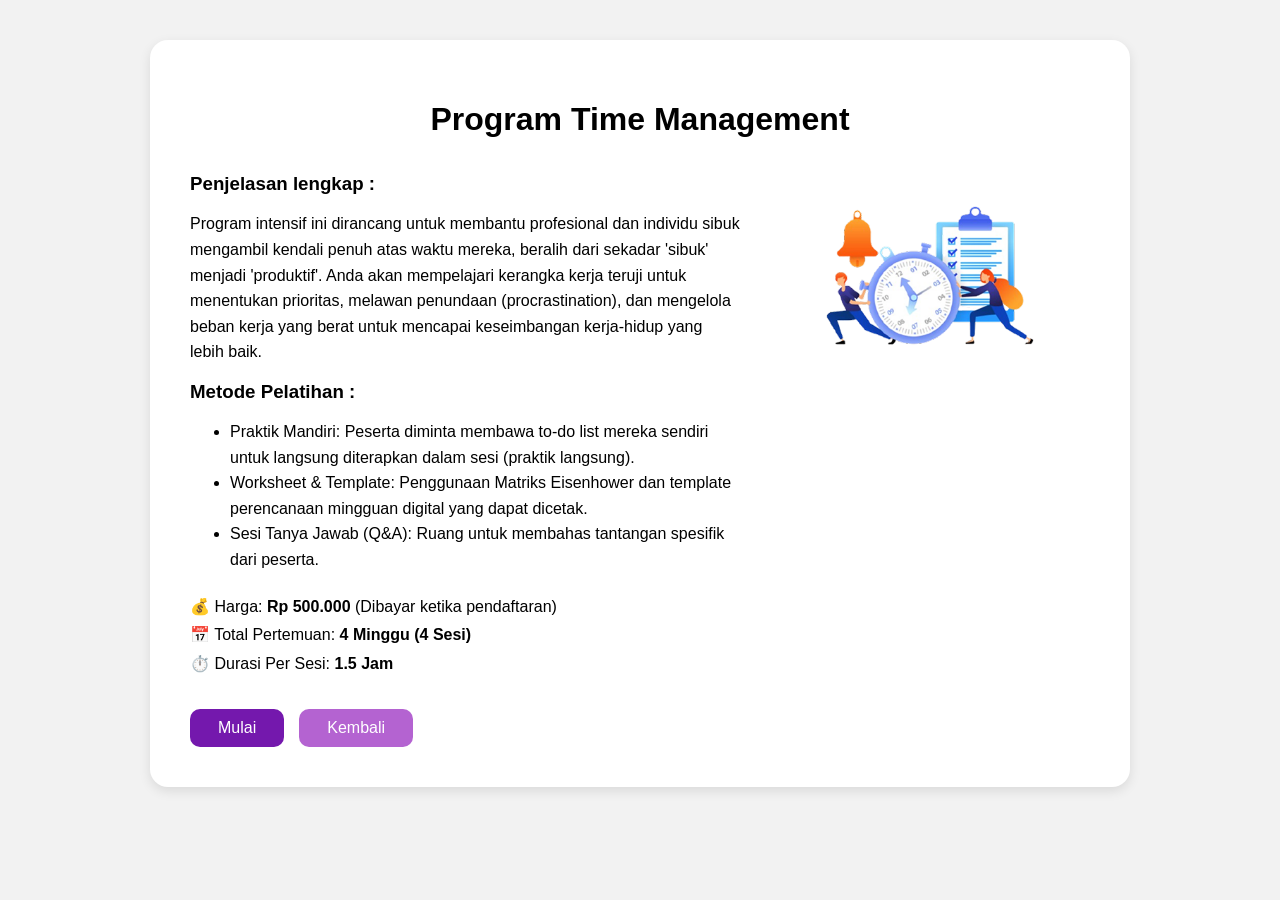
<file: time_management.html>
<!DOCTYPE html>
<html lang="id">
<head>
  <meta charset="UTF-8">
  <meta name="viewport" content="width=device-width, initial-scale=1.0">
  <title>Detail Program Time Management</title>
  <style>
    body {
      font-family: Arial, sans-serif;
      background: #f2f2f2;
      margin: 0;
      padding: 0;
    }

    .container {
      max-width: 900px;
      background: #fff;
      margin: 40px auto;
      padding: 40px;
      border-radius: 18px;
      box-shadow: 0 4px 12px rgba(0,0,0,0.1);
    }

    h1 {
      text-align: center;
      margin-bottom: 35px;
    }

    .content {
      display: flex;
      gap: 30px;
      align-items: flex-start;
    }

    .text-section {
      flex: 1;
    }

    .text-section h3 {
      margin: 0 0 8px;
    }

    .text-section p, .text-section li {
      line-height: 1.6;
    }

    .image-section img {
      width: 320px;
      border-radius: 10px;
    }

    .info {
      margin-top: 20px;
      line-height: 1.8;
    }

    .info span {
      display: block;
    }

    .buttons {
      margin-top: 30px;
      display: flex;
      gap: 15px;
    }

    .btn {
      padding: 10px 28px;
      background: #7418AD;
      color: white;
      border: none;
      border-radius: 10px;
      font-size: 16px;
      cursor: pointer;
    }

    .btn.secondary {
      background: #b463d1;
    }

    .btn:hover {
      opacity: 0.85;
    }

    @media (max-width: 768px) {
      .content {
        flex-direction: column;
        text-align: center;
      }

      .image-section img {
        width: 80%;
      }

      .buttons {
        justify-content: center;
      }
    }
  </style>
</head>
<body>

  <div class="container">
    <h1>Program Time Management</h1>

    <div class="content">

      <div class="text-section">
        <h3>Penjelasan lengkap :</h3>
        <p>Program intensif ini dirancang untuk membantu profesional dan individu sibuk mengambil kendali penuh atas waktu mereka, beralih dari sekadar 'sibuk' menjadi 'produktif'. Anda akan mempelajari kerangka kerja teruji untuk menentukan prioritas, melawan penundaan (procrastination), dan mengelola beban kerja yang berat untuk mencapai keseimbangan kerja-hidup yang lebih baik.</p>

        <h3>Metode Pelatihan :</h3>
        <ul>
          <li>Praktik Mandiri: Peserta diminta membawa to-do list mereka sendiri untuk langsung diterapkan dalam sesi (praktik langsung).</li>
          <li>Worksheet & Template: Penggunaan Matriks Eisenhower dan template perencanaan mingguan digital yang dapat dicetak.</li>
          <li>Sesi Tanya Jawab (Q&A): Ruang untuk membahas tantangan spesifik dari peserta.</li>
        </ul>

        <div class="info">
          <span>💰 Harga: <strong>Rp 500.000</strong> (Dibayar ketika pendaftaran)</span>
          <span>📅 Total Pertemuan: <strong>4 Minggu (4 Sesi)</strong></span>
          <span>⏱️ Durasi Per Sesi: <strong>1.5 Jam</strong></span>
        </div>

        <div class="buttons">
          <button class="btn" onclick="window.location.href='https://docs.google.com/forms/d/e/1FAIpQLSclpFNgwnnJCj3dDWTixzDZH8haR_TP9K-ED1qh-ZhRj8-ojQ/viewform?usp=dialog'">Mulai</button>
          <button class="btn secondary" onclick="window.location.href='index.html'">Kembali</button>
        </div>
      </div>

      <div class="image-section">
        <img src="time_management.png" alt="Ilustrasi Time Management">
      </div>

    </div>
  
  <script src="script.js"></script>
</body>
</html>
</file>
<file: style.css>
:root{
  --primary:#7418AD;
  --bg:#f8f9fb;
  --muted:#6b7280;
  --card:#ffffff;
  --radius:14px;
}

/* reset / box model */
*{box-sizing:border-box}
html,body{height:100%}
body{
  font-family:Inter,ui-sans-serif,system-ui,Segoe UI,Roboto,Helvetica,Arial;
  margin:0;
  background:var(--bg);
  color:#111;
  -webkit-font-smoothing:antialiased;
  -moz-osx-font-smoothing:grayscale;
}

/* CONTAINER
   - max-width diperbesar agar layout tidak terlalu sempit
   - padding horizontal konsisten (mirip Figma)
*/
.container{
  max-width:1280px;      /* lebih lebar dibanding sebelumnya */
  margin:0 auto;
  padding-left:56px;     /* jarak kiri kanan yang nyaman pada layar desktop */
  padding-right:56px;
}

/* section wrapper (optional, gunakan untuk section besar agar spacing konsisten) */
.page-section{
  width:100%;
  padding-top:48px;
  padding-bottom:48px;
}

/* Header / Navbar */
.header-inner{display:flex;align-items:center;justify-content:space-between;padding:12px 0}
.site-header{
  background:white;
  box-shadow:0 1px 0 rgba(0,0,0,0.03);
  position:sticky; /* biarkan sticky jika prefer modern; ganti ke 'static' jika ingin non-sticky */
  top:0;
  z-index:40;
  padding : 12px 10px;
}
.nav a{margin-left:18px;text-decoration:none;color:#111;padding:6px 8px;border-radius:8px}
.nav a.active{color:var(--primary);font-weight:600}
.cta{background:var(--primary);color:#fff;padding:6px 14px;border-radius:12px;text-decoration:none}

/* HERO */
.hero{
  display:flex;
  gap:32px;
  align-items:center;
  padding-top:64px;
  padding-bottom:64px;
}
.hero-left{flex:1;max-width:720px}
.hero-right{flex:1;text-align:right}
.hero h1{font-size:44px;line-height:1.03;margin:0 0 16px;font-weight:700}
.lead{color:var(--muted);margin:0 0 18px;font-size:18px}
.btn{display:inline-block;padding:10px 16px;border-radius:10px;text-decoration:none}
.btn-primary{background:var(--primary);color:#fff}
.btn-outline{border:1px solid rgba(0,0,0,0.08);background:#a8c4fd;color:#111}
.hero-image{max-width:440px; width:100%; height:auto; display:block; margin-left:auto}

/* --- Keunggulan Section --- */
.keunggulan-section {
  padding: 80px 0;
  background: #ffffff;
}

.keunggulan-container {
  width: 90%;
  max-width: 1200px;
  margin: auto;
  display: flex;
  align-items: center;
  justify-content: space-between;
  gap: 50px;
}

.keunggulan-image img {
  width: 150%;
  max-width: 480px;
}

/* Text bagian kanan */
.keunggulan-content h2 {
  font-size: 28px;
  font-weight: 700;
  margin-bottom: 10px;
}

.keunggulan-subtitle {
  font-size: 20px;
  font-weight: 600;
  margin-bottom: 30px;
  color: #333;
}

/* List */
.keunggulan-list {
  display: flex;
  flex-direction: column;
  gap: 25px;
}

.keunggulan-item {
  display: flex;
  align-items: flex-start;
  gap: 20px;
}

/* Icon bulat */
.icon-circle {
  width: 55px;
  height: 55px;
  min-width: 55px;
  border-radius: 50%;
  background: #eee9ff;
  display: flex;
  align-items: center;
  justify-content: center;
}

.icon-circle img {
  width: 28px;
}

/* Judul + paragraf */
.keunggulan-item h4 {
  font-size: 18px;
  font-weight: 600;
  margin: 0 0 4px;
}

.keunggulan-item p {
  margin: 0;
  font-size: 15px;
  color: #555;
}

/* RESPONSIVE */
@media (max-width: 900px) {
  .keunggulan-container {
    flex-direction: column;
    text-align: center;
  }

  .keunggulan-item {
    justify-content: center;
    text-align: left;
  }
}

/* Cards (pilihan jalur) */
.cards{display:flex;gap:18px;margin-top:16px}
.card{
  background:var(--card);
  border-radius:12px;
  padding:22px;
  flex:1;
  box-shadow:0 8px 24px rgba(16,24,40,0.06);
  border:1px solid rgba(16,24,40,0.03);
}
.card h3{margin:6px 0 8px}
.card-icon{font-size:28px}

/* Signup / flowchart section */
.signup{display:flex;gap:0px;background:white;margin-top: 50px;align-items:center}
.signup-left{margin:65px;flex:1}
.signup-right{margin:30px;margin-right:110px;flex:1}
.flowchart img{max-width:520px; width:100%; height:auto}

/* Features */
.features-grid{display:flex;gap:18px}
.feature{background:var(--card);padding:18px;border-radius:12px;flex:1;box-shadow:0 8px 24px rgba(16,24,40,0.05)}

/* Skills grid */
.skills-grid{
  display:grid;
  grid-template-columns:repeat(3,1fr);
  gap:20px;
  margin-top:18px;
}
.skill-card{
  display:block;
  background:linear-gradient(180deg, #fff, #fbfdff);
  padding:18px;
  border-radius:12px;
  text-decoration:none;
  color:#111;
  box-shadow:0 6px 18px rgba(16,24,40,0.04);
  text-align:center;
  min-height:84px;
  display:flex;
  align-items:center;
  justify-content:center;
}

/* Footer */
.site-footer{text-align:center;padding:28px 0;background:white;margin-top:40px;}

/* Learning path page */
.page-learning .page-title{font-size:28px;text-align:center;margin:32px 0}
.lp-card{
  display:flex;
  gap:28px;
  background:var(--card);
  padding:26px;
  border-radius:16px;
  box-shadow:0 14px 36px rgba(16,24,40,0.05);
  align-items:center;
  margin-bottom:22px;
}
.lp-card.reverse{flex-direction:row-reverse}
.lp-card-body{flex:1}
.lp-card-illustration img{max-width:320px; width:100%; height:auto}
.muted{color:var(--muted)}

/* Testimoni */
.page-testimoni .page-title{font-size:28px;text-align:center;margin:36px 0}
.testi-grid{display:flex;gap:18px;margin-bottom:22px}
.testi-card{background:#f1f7ff;padding:16px;border-radius:12px;flex:1;box-shadow:0 8px 20px rgba(16,24,40,0.04)}
.avatar{width:48px;height:48px;border-radius:50%;background:#fff;display:flex;align-items:center;justify-content:center;font-weight:700;margin-bottom:8px}
.video-section{display:flex;gap:18px;align-items:center}
.video-thumb {
  width: 100%;
  max-width: 760px;
  margin: 0 auto;
  position: relative;
  cursor: pointer;
}

.video-thumb img {
  width: 100%;
  border-radius: 14px;
  box-shadow: 0 8px 25px rgba(0,0,0,0.15);
}

.video-thumb .play {
  position: absolute;
  top: 50%;
  left: 50%;
  transform: translate(-50%, -50%);
  font-size: 60px;
  color: white;
  background: rgba(0,0,0,0.4);
  width: 90px;
  height: 90px;
  border-radius: 50%;
  display: flex;
  align-items: center;
  justify-content: center;
}

.video-container {
  width: 100%;
  max-width: 760px;
  aspect-ratio: 16/9;
  margin: 25px auto;
  border-radius: 14px;
  overflow: hidden;
}

.hidden { display: none; }

.video-container iframe {
  width: 100%;
  height: 100%;
}
.stats{display:flex;gap:12px}
.stat{background:#fff;padding:18px;border-radius:12px;flex:1;text-align:center;box-shadow:0 8px 20px rgba(16,24,40,0.04)}

/* About */
.about-hero{display:flex;gap:28px;align-items:center;margin:28px 0}
.about-illustration img{max-width:560px; width:100%; height:auto; margin-left:50px}
.skill-list{display:flex;gap:12px;flex-wrap:wrap;margin-top:18px}
.skill-card{background:#f7f9fd;padding:12px;border-radius:12px}
.contact{display:flex;gap:18px;margin-top:22px}
.contact-form{flex:1;background:var(--card);padding:18px;border-radius:12px;box-shadow:0 12px 30px rgba(16,24,40,0.04)}
.contact-info{flex:1}
.contact-form form label{display:block;margin-bottom:12px}
.contact-form input, .contact-form textarea{width:100%;padding:10px;border:1px solid #e5e7eb;border-radius:8px}

/* Utilities */
.hint{color:var(--muted);font-size:14px}
/* --- Kategori Softskill --- */
.kategori-section {
  margin: 60px auto;
}

.kategori-section h2 {
  font-size: 26px;
  margin-bottom: 24px;
}

.kategori-grid {
  display: grid;
  grid-template-columns: repeat(2, 1fr);
  gap: 26px;
}

.kategori-card {
  display: flex;
  align-items: center;
  gap: 18px;
  background: #eaf4ff;
  padding: 24px;
  border-radius: 14px;
  text-decoration: none;
  color: #111;
  border: 1px solid #dbe9ff;
  transition: 0.2s ease;
  box-shadow: 0 6px 18px rgba(0,0,0,0.05);
}

.kategori-card:hover {
  transform: translateY(-4px);
  box-shadow: 0 12px 28px rgba(0,0,0,0.08);
}

.kat-icon {
  width: 70px;
  height: 70px;
  object-fit: contain;
  border-radius: 12px;
  background: white;
  padding: 10px;
}

.kat-info h3 {
  margin: 0;
  font-size: 18px;
  font-weight: 600;
}

/* --- MOBILE NAVBAR (Hamburger) --- */
.hamburger {
  display: none;
  font-size: 28px;
  background: none;
  border: none;
  cursor: pointer;
}

@media(max-width: 780px) {
  .hamburger {
    display: block;
  }

  .nav-wrapper {
    display: none;
    width: 100%;
  }

  .nav-wrapper.open {
    display: block;
  }

  .nav {
    display: flex;
    flex-direction: column;
    gap: 12px;
    padding: 16px 0;
    background: white;
  }

  .nav a {
    margin-left: 0 !important;
    padding: 10px 0;
    border-bottom: 1px solid #eee;
  }

  .nav a.cta {
    border-bottom: none;
    align-self: flex-start;
  }

  .header-inner {
    flex-wrap: wrap;
  }
}

/* Responsive */
@media(max-width: 780px){
  .kategori-grid {
    grid-template-columns: repeat(1,1fr);
  }
}

/* Responsive: kecilkan padding dan ubah grid supaya muat */
@media(max-width:1200px){
  .container{padding-left:40px;padding-right:40px}
  .hero h1{font-size:40px}
  .hero-image{max-width:380px}
}
@media(max-width:880px){
  .container{padding-left:20px;padding-right:20px}
  .hero{flex-direction:column;text-align:left;padding-top:36px;padding-bottom:36px}
  .cards{flex-direction:column}
  .skills-grid{grid-template-columns:repeat(2,1fr)}
  .lp-card{flex-direction:column}
  .about-hero{flex-direction:column}
  .testi-grid{flex-direction:column}
  .contact{flex-direction:column}
  .hero h1{font-size:28px}
}
@media(max-width:480px){
  .container{padding-left:14px;padding-right:14px}
  .skills-grid{grid-template-columns:1fr}
}

/* Skill List Layout */
.skill-list {
  margin-top: 40px;
  display: grid;
  gap: 24px;
  grid-template-columns: repeat(auto-fit, minmax(280px, 1fr));
  justify-content: center;
}

/* Card Style */
.skill-card {
  display: flex;
  align-items: flex-start;
  gap: 14px;
  background: #EAF1FF;
  padding: 22px 26px;
  border-radius: 16px;
}

/* Icon */
.skill-icon {
  width: 44px;
  height: 44px;
  object-fit: contain;
}

/* Title + Text */
.skill-info h3 {
  font-size: 1.1rem;
  margin-bottom: 6px;
}

.skill-info p {
  font-size: 0.9rem;
  color: #444;
  line-height: 1.4;
}
/* --- Testimoni Video New Layout --- */

.testimoni-video-wrapper {
  margin-top: 40px;
}

.video-content {
  display: flex;
  gap: 30px;
  align-items: center;
  background: #f4f7ff;
  padding: 28px;
  border-radius: 16px;
  box-shadow: 0 6px 20px rgba(0,0,0,0.05);
}

.video-box {
  flex: 1;
}

.video-text {
  flex: 1;
}

.video-text h2 {
  font-size: 22px;
  font-weight: 700;
  margin-bottom: 10px;
}

.video-text p {
  font-size: 15px;
  line-height: 1.6;
  color: #444;
}

/* Stats bawah */
.testi-stats {
  display: flex;
  justify-content: space-between;
  margin-top: 28px;
  gap: 20px;
}

.stat-box {
  flex: 1;
  background: #f4f7ff;
  text-align: center;
  padding: 22px 10px;
  border-radius: 16px;
  box-shadow: 0 8px 20px rgba(0,0,0,0.05);
}

.stat-box h3 {
  margin: 0;
  font-size: 26px;
  color: #7418AD;
  font-weight: 700;
}

.stat-box p {
  margin: 6px 0 0;
  color: #555;
}

/* Responsive */
@media(max-width: 850px){
  .video-content {
    flex-direction: column;
    text-align: center;
  }

  .testi-stats {
    flex-direction: column;
  }
}

/* --- SOCIAL ICONS: ABOUT PAGE --- */
.contact-info a {
  display: inline-block;
  margin-right: 28px;      /* jarak antar logo */
}

.contact-info img {
  width: 40px;             /* kecilkan ikon */
  height: 40px;
  object-fit: contain;
  transition: 0.2s ease;
}

.contact-info img:hover {
  transform: scale(1.08);
}
</file>
